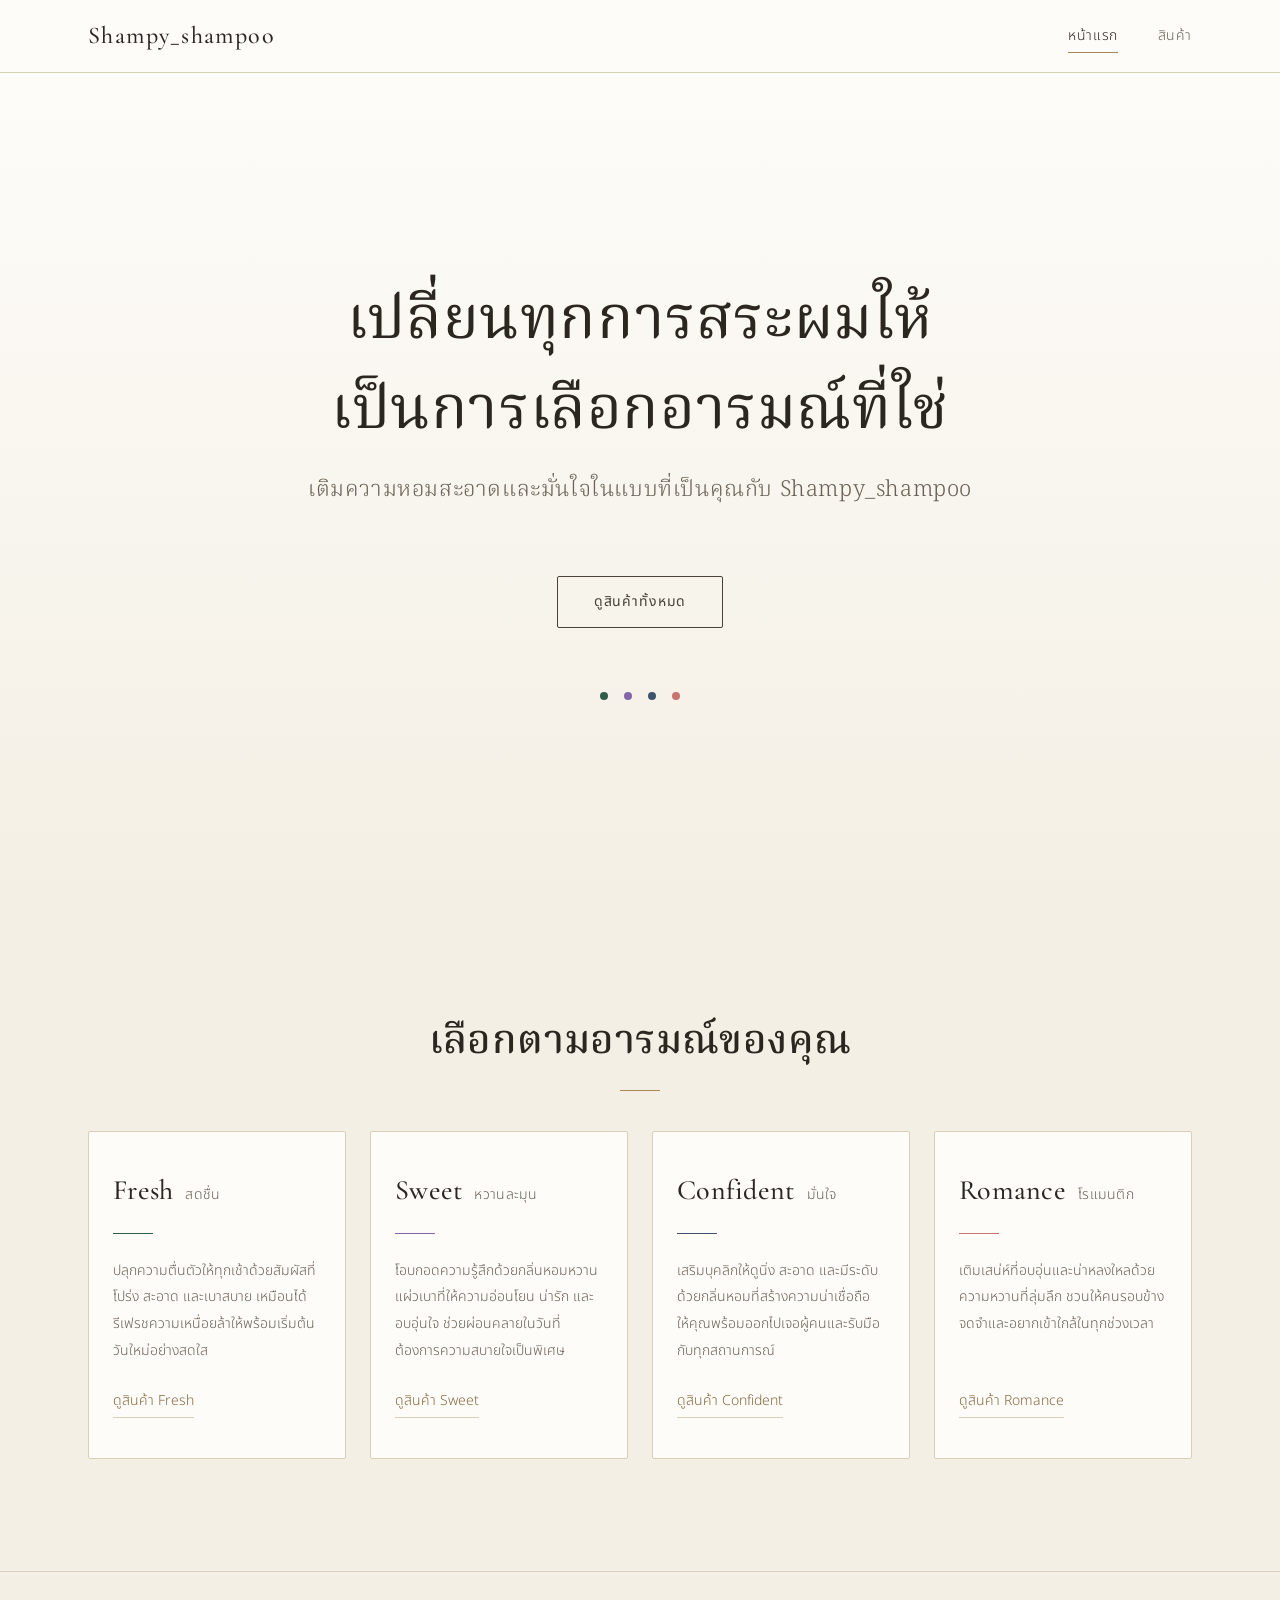
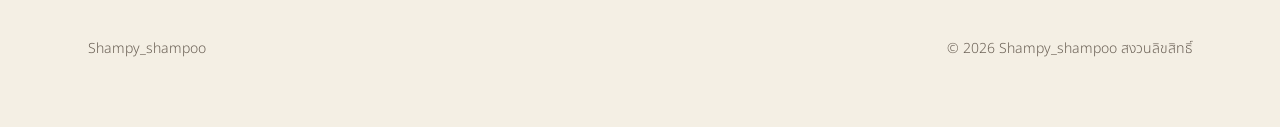
<file: index.html>
<!DOCTYPE html>
<html lang="th">
<head>
  <meta charset="UTF-8">
  <meta name="viewport" content="width=device-width, initial-scale=1">
  <title>Shampy_shampoo</title>
  <meta name="description" content="เปลี่ยนทุกการสระผมให้เป็นการเลือกอารมณ์ที่ใช่ เติมความหอมสะอาดและมั่นใจในแบบที่เป็นคุณกับ Shampy_shampoo">
  <link rel="stylesheet" href="style.css">
  <style>
    /* เฉพาะหน้าแรก */
    .hero--full {
      min-height: calc(100vh - 4.5rem);
      min-height: calc(100svh - 4.5rem);
      display: flex;
      align-items: center;
      justify-content: center;
      text-align: center;
    }

    .hero__content {
      max-width: 52rem;
      margin-inline: auto;
    }

    .hero__title {
      margin-bottom: var(--space-5);
      font-size: clamp(2rem, 1.2rem + 3.4vw, 3.75rem);
      font-weight: 400;
      line-height: 1.5;
    }

    .hero__line {
      display: block;
      text-wrap: balance;
    }

    .hero__line + .hero__line {
      margin-top: var(--space-2);
      font-family: var(--font-serif-th);
      font-size: clamp(1.0625rem, 0.9rem + 0.7vw, 1.375rem);
      font-weight: 300;
      line-height: 1.9;
      color: var(--color-ink-soft);
    }

    .hero__dots {
      display: flex;
      justify-content: center;
      gap: var(--space-2);
      margin-top: var(--space-5);
    }

    .hero__dots .mood-dot {
      margin: 0;
    }

    .mood-grid {
      display: grid;
      grid-template-columns: repeat(auto-fit, minmax(15rem, 1fr));
      gap: var(--space-3);
    }

    .mood-card {
      display: flex;
      flex-direction: column;
      padding: var(--space-4) var(--space-3);
      background: var(--color-white);
      border: 1px solid var(--color-line);
      border-radius: var(--radius);
      transition: border-color var(--transition);
    }

    .mood-card:hover {
      border-color: var(--color-beige-deep);
    }

    .mood-card .title-mark {
      margin-bottom: var(--space-3);
    }

    .mood-card__th {
      margin-left: 0.75rem;
      font-family: var(--font-body);
      font-size: var(--text-sm);
      font-weight: 300;
      color: var(--color-ink-soft);
    }

    .mood-card__desc {
      flex: 1;
      margin-bottom: var(--space-3);
      font-size: var(--text-sm);
      line-height: 1.9;
      color: var(--color-ink-soft);
    }

    .mood-card__cue {
      align-self: flex-start;
      padding-bottom: 0.15rem;
      border-bottom: 1px solid var(--color-line);
      font-size: var(--text-sm);
      color: var(--color-accent-deep);
      transition: border-color var(--transition);
    }

    .mood-card:hover .mood-card__cue {
      border-bottom-color: var(--color-accent);
    }

    @media (max-width: 600px) {
      .hero--full {
        min-height: calc(100vh - 3.75rem);
        min-height: calc(100svh - 3.75rem);
      }
    }
  </style>
</head>
<body>

  <header class="site-header">
    <div class="container site-header__inner">
      <a class="brand" href="index.html">Shampy_shampoo</a>
      <nav class="nav" aria-label="เมนูหลัก">
        <a href="index.html" aria-current="page">หน้าแรก</a>
        <a href="product.html">สินค้า</a>
      </nav>
    </div>
  </header>

  <main>
    <section class="hero hero--full">
      <div class="container hero__content">
        <h1 class="hero__title">
          <span class="hero__line">เปลี่ยนทุกการสระผมให้เป็นการเลือกอารมณ์ที่ใช่</span>
          <span class="hero__line">เติมความหอมสะอาดและมั่นใจในแบบที่เป็นคุณกับ Shampy_shampoo</span>
        </h1>
        <a class="btn" href="product.html">ดูสินค้าทั้งหมด</a>
        <div class="hero__dots" aria-hidden="true">
          <span class="mood-dot" data-mood="fresh"></span>
          <span class="mood-dot" data-mood="sweet"></span>
          <span class="mood-dot" data-mood="confident"></span>
          <span class="mood-dot" data-mood="romance"></span>
        </div>
      </div>
    </section>

    <section class="section section-cream" id="moods">
      <div class="container">
        <h2 class="title-mark text-center">เลือกตามอารมณ์ของคุณ</h2>

        <div class="mood-grid">
          <a class="mood-card" href="product.html?mood=fresh" data-mood="fresh">
            <h3 class="title-mark">Fresh<span class="mood-card__th">สดชื่น</span></h3>
            <p class="mood-card__desc">ปลุกความตื่นตัวให้ทุกเช้าด้วยสัมผัสที่โปร่ง สะอาด และเบาสบาย เหมือนได้รีเฟรชความเหนื่อยล้าให้พร้อมเริ่มต้นวันใหม่อย่างสดใส</p>
            <span class="mood-card__cue">ดูสินค้า Fresh</span>
          </a>

          <a class="mood-card" href="product.html?mood=sweet" data-mood="sweet">
            <h3 class="title-mark">Sweet<span class="mood-card__th">หวานละมุน</span></h3>
            <p class="mood-card__desc">โอบกอดความรู้สึกด้วยกลิ่นหอมหวานแผ่วเบาที่ให้ความอ่อนโยน น่ารัก และอบอุ่นใจ ช่วยผ่อนคลายในวันที่ต้องการความสบายใจเป็นพิเศษ</p>
            <span class="mood-card__cue">ดูสินค้า Sweet</span>
          </a>

          <a class="mood-card" href="product.html?mood=confident" data-mood="confident">
            <h3 class="title-mark">Confident<span class="mood-card__th">มั่นใจ</span></h3>
            <p class="mood-card__desc">เสริมบุคลิกให้ดูนิ่ง สะอาด และมีระดับ ด้วยกลิ่นหอมที่สร้างความน่าเชื่อถือ ให้คุณพร้อมออกไปเจอผู้คนและรับมือกับทุกสถานการณ์</p>
            <span class="mood-card__cue">ดูสินค้า Confident</span>
          </a>

          <a class="mood-card" href="product.html?mood=romance" data-mood="romance">
            <h3 class="title-mark">Romance<span class="mood-card__th">โรแมนติก</span></h3>
            <p class="mood-card__desc">เติมเสน่ห์ที่อบอุ่นและน่าหลงใหลด้วยความหวานที่ลุ่มลึก ชวนให้คนรอบข้างจดจำและอยากเข้าใกล้ในทุกช่วงเวลา</p>
            <span class="mood-card__cue">ดูสินค้า Romance</span>
          </a>
        </div>
      </div>
    </section>
  </main>

  <footer class="site-footer">
    <div class="container site-footer__inner">
      <span>Shampy_shampoo</span>
      <span>© 2026 Shampy_shampoo สงวนลิขสิทธิ์</span>
    </div>
  </footer>

  <script src="script.js"></script>
</body>
</html>
</file>
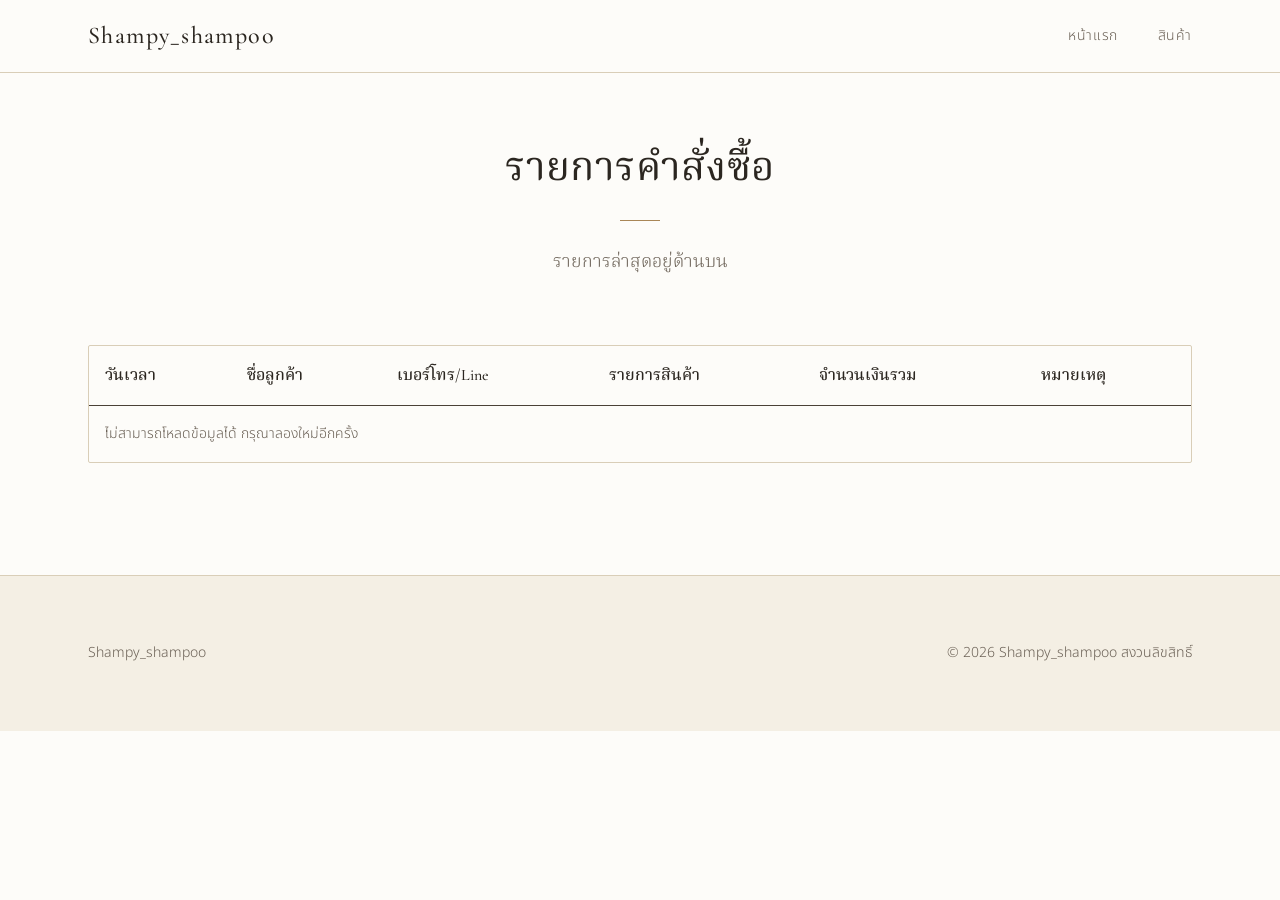
<file: admin.html>
<!DOCTYPE html>
<html lang="th">
<head>
  <meta charset="UTF-8">
  <meta name="viewport" content="width=device-width, initial-scale=1">
  <title>รายการคำสั่งซื้อ | Shampy_shampoo</title>
  <meta name="robots" content="noindex, nofollow">
  <link rel="stylesheet" href="style.css">
  <style>
    /* เฉพาะหน้าแอดมิน */
    .admin-section {
      padding-top: var(--space-5);
    }

    .page-title {
      margin-bottom: var(--space-3);
      font-size: var(--text-2xl);
      line-height: 1.5;
    }

    .page-lead {
      margin-bottom: var(--space-5);
    }

    .table-wrap {
      overflow-x: auto;
      background: var(--color-white);
      border: 1px solid var(--color-line);
      border-radius: var(--radius);
    }

    #ordersTable {
      width: 100%;
      min-width: 48rem;
      border-collapse: collapse;
      font-size: var(--text-sm);
    }

    #ordersTable th,
    #ordersTable td {
      padding: var(--space-2);
      text-align: left;
      vertical-align: top;
      line-height: 1.7;
      border-bottom: 1px solid var(--color-line);
    }

    #ordersTable th {
      font-family: var(--font-display);
      font-size: var(--text-base);
      font-weight: 500;
      white-space: nowrap;
      color: var(--color-ink);
      border-bottom-color: var(--color-line-strong);
    }

    #ordersTable td {
      color: var(--color-ink-soft);
    }

    #ordersTable td:first-child {
      white-space: nowrap;
    }

    #ordersTable tbody tr:last-child td {
      border-bottom: 0;
    }
  </style>
</head>
<body>

  <header class="site-header">
    <div class="container site-header__inner">
      <a class="brand" href="index.html">Shampy_shampoo</a>
      <nav class="nav" aria-label="เมนูหลัก">
        <a href="index.html">หน้าแรก</a>
        <a href="product.html">สินค้า</a>
      </nav>
    </div>
  </header>

  <main>
    <section class="section admin-section">
      <div class="container">
        <div class="text-center">
          <h1 class="page-title title-mark text-center">รายการคำสั่งซื้อ</h1>
          <p class="lead page-lead">รายการล่าสุดอยู่ด้านบน</p>
        </div>

        <div class="table-wrap">
          <table id="ordersTable">
            <thead>
              <tr>
                <th scope="col">วันเวลา</th>
                <th scope="col">ชื่อลูกค้า</th>
                <th scope="col">เบอร์โทร/Line</th>
                <th scope="col">รายการสินค้า</th>
                <th scope="col">จำนวนเงินรวม</th>
                <th scope="col">หมายเหตุ</th>
              </tr>
            </thead>
            <tbody></tbody>
          </table>
        </div>
      </div>
    </section>
  </main>

  <footer class="site-footer">
    <div class="container site-footer__inner">
      <span>Shampy_shampoo</span>
      <span>© 2026 Shampy_shampoo สงวนลิขสิทธิ์</span>
    </div>
  </footer>

  <script src="script.js"></script>
</body>
</html>
</file>
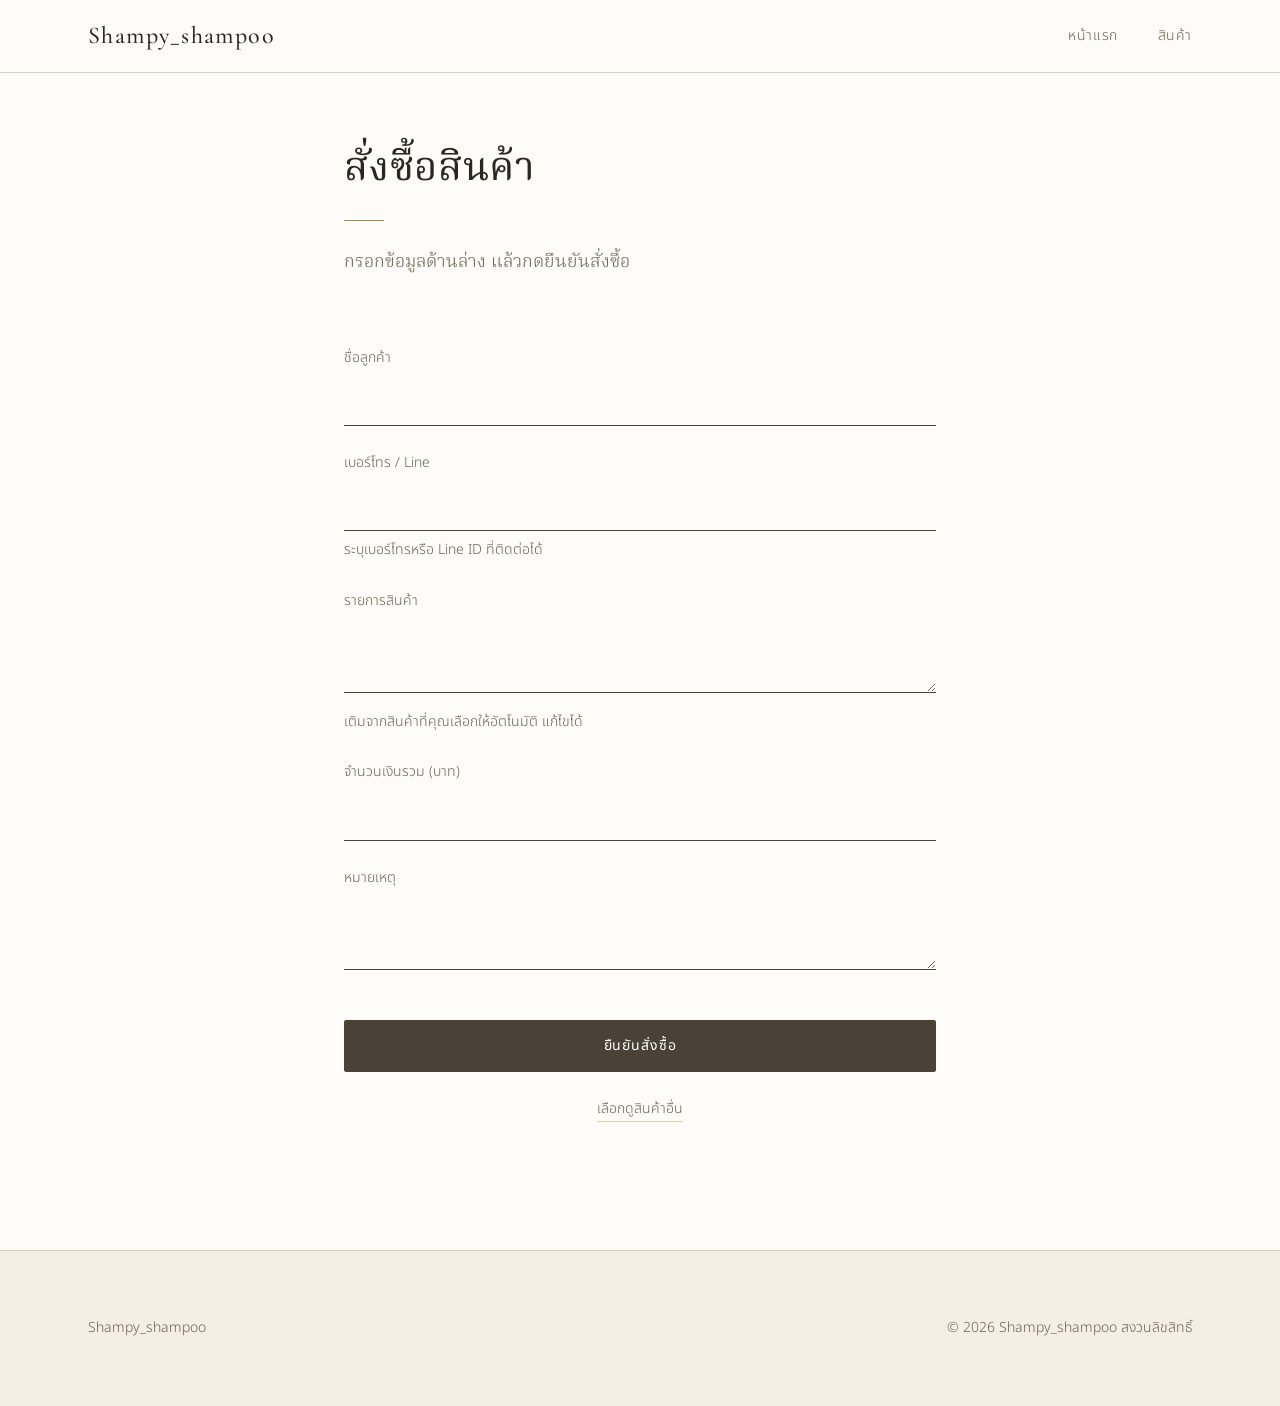
<file: order.html>
<!DOCTYPE html>
<html lang="th">
<head>
  <meta charset="UTF-8">
  <meta name="viewport" content="width=device-width, initial-scale=1">
  <title>สั่งซื้อสินค้า | Shampy_shampoo</title>
  <link rel="stylesheet" href="style.css">
  <style>
    /* เฉพาะหน้าสั่งซื้อ */
    .order-section {
      padding-top: var(--space-5);
    }

    .page-title {
      margin-bottom: var(--space-3);
      font-size: var(--text-2xl);
      line-height: 1.5;
    }

    .page-lead {
      margin-bottom: var(--space-5);
    }

    .form-field.field-compact textarea {
      min-height: 4.5rem;
    }

    .form-actions {
      margin-top: var(--space-4);
    }

    .form-back {
      margin-top: var(--space-3);
      font-size: var(--text-sm);
      text-align: center;
      color: var(--color-ink-soft);
    }

    .form-back a {
      padding-bottom: 0.15rem;
      border-bottom: 1px solid var(--color-line);
      transition: border-color var(--transition);
    }

    .form-back a:hover {
      border-bottom-color: var(--color-accent);
    }
  </style>
</head>
<body>

  <header class="site-header">
    <div class="container site-header__inner">
      <a class="brand" href="index.html">Shampy_shampoo</a>
      <nav class="nav" aria-label="เมนูหลัก">
        <a href="index.html">หน้าแรก</a>
        <a href="product.html">สินค้า</a>
      </nav>
    </div>
  </header>

  <main>
    <section class="section order-section">
      <div class="container container-narrow">
        <h1 class="page-title title-mark">สั่งซื้อสินค้า</h1>
        <p class="lead page-lead">กรอกข้อมูลด้านล่าง แล้วกดยืนยันสั่งซื้อ</p>

        <form id="orderForm">
          <div class="form-field">
            <label for="customerName">ชื่อลูกค้า</label>
            <input type="text" id="customerName" name="customerName" autocomplete="name" required>
          </div>

          <div class="form-field">
            <label for="contact">เบอร์โทร / Line</label>
            <input type="text" id="contact" name="contact" autocomplete="off" required>
            <p class="form-hint">ระบุเบอร์โทรหรือ Line ID ที่ติดต่อได้</p>
          </div>

          <div class="form-field field-compact">
            <label for="items">รายการสินค้า</label>
            <textarea id="items" name="items" rows="2" required></textarea>
            <p class="form-hint">เติมจากสินค้าที่คุณเลือกให้อัตโนมัติ แก้ไขได้</p>
          </div>

          <div class="form-field">
            <label for="total">จำนวนเงินรวม (บาท)</label>
            <input type="number" id="total" name="total" inputmode="numeric" min="0" step="any" required>
          </div>

          <div class="form-field field-compact">
            <label for="note">หมายเหตุ</label>
            <textarea id="note" name="note" rows="2"></textarea>
          </div>

          <div class="form-actions">
            <button type="submit" class="btn btn-solid btn-block">ยืนยันสั่งซื้อ</button>
          </div>

          <p class="form-back"><a href="product.html">เลือกดูสินค้าอื่น</a></p>
        </form>
      </div>
    </section>
  </main>

  <footer class="site-footer">
    <div class="container site-footer__inner">
      <span>Shampy_shampoo</span>
      <span>© 2026 Shampy_shampoo สงวนลิขสิทธิ์</span>
    </div>
  </footer>

  <script src="script.js"></script>
</body>
</html>
</file>
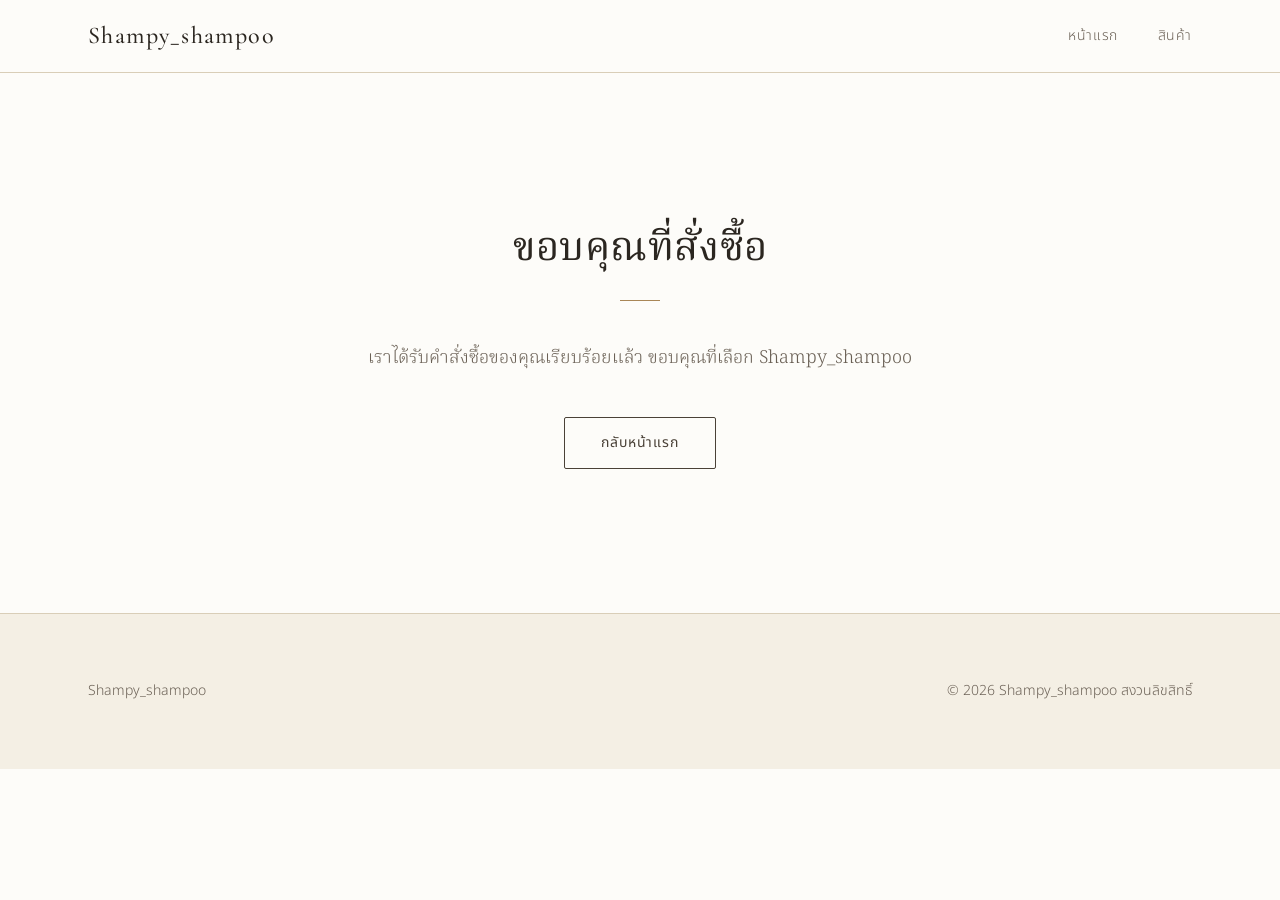
<file: thankyou.html>
<!DOCTYPE html>
<html lang="th">
<head>
  <meta charset="UTF-8">
  <meta name="viewport" content="width=device-width, initial-scale=1">
  <title>ขอบคุณที่สั่งซื้อ | Shampy_shampoo</title>
  <meta name="robots" content="noindex">
  <link rel="stylesheet" href="style.css">
  <style>
    /* เฉพาะหน้าขอบคุณ */
    .thanks {
      display: flex;
      align-items: center;
      min-height: 60vh;
      text-align: center;
    }

    .thanks h1 {
      font-size: var(--text-2xl);
      line-height: 1.5;
    }

    .thanks .lead {
      margin-bottom: var(--space-4);
    }
  </style>
</head>
<body>

  <header class="site-header">
    <div class="container site-header__inner">
      <a class="brand" href="index.html">Shampy_shampoo</a>
      <nav class="nav" aria-label="เมนูหลัก">
        <a href="index.html">หน้าแรก</a>
        <a href="product.html">สินค้า</a>
      </nav>
    </div>
  </header>

  <main>
    <section class="section thanks">
      <div class="container container-narrow">
        <h1 class="title-mark text-center">ขอบคุณที่สั่งซื้อ</h1>
        <p class="lead">เราได้รับคำสั่งซื้อของคุณเรียบร้อยแล้ว ขอบคุณที่เลือก Shampy_shampoo</p>
        <a class="btn" href="index.html">กลับหน้าแรก</a>
      </div>
    </section>
  </main>

  <footer class="site-footer">
    <div class="container site-footer__inner">
      <span>Shampy_shampoo</span>
      <span>© 2026 Shampy_shampoo สงวนลิขสิทธิ์</span>
    </div>
  </footer>

  <script src="script.js"></script>
</body>
</html>
</file>
<file: style.css>
/* ==========================================================================
   Shampy_shampoo — premium minimal theme
   ใช้ร่วมกันทุกหน้า
   ========================================================================== */

@import url("https://fonts.googleapis.com/css2?family=Cormorant+Garamond:wght@400;500;600&family=Noto+Sans+Thai:wght@300;400;500&family=Noto+Serif+Thai:wght@300;400;500&display=swap");

/* --------------------------------------------------------------------------
   1. Design tokens
   -------------------------------------------------------------------------- */
:root {
  /* พื้นหลัง: ขาว → ครีม → เบจเข้ม */
  --color-white: #fdfcf9;
  --color-cream: #f4efe4;
  --color-beige: #e4d9c4;
  --color-beige-deep: #b9a88a;

  /* ตัวอักษรและเส้น */
  --color-ink: #2b2620;
  --color-ink-soft: #6a6055;
  --color-line: #d9ceb8;
  --color-line-strong: #4a4137;

  /* สีเน้น: ทอง/บรอนซ์อ่อน */
  --color-accent: #a98657;
  --color-accent-deep: #86683f;

  /* สีของแต่ละ mood (ใช้แค่จุดเล็กๆ) */
  --mood-fresh: #2f5d4a;
  --mood-sweet: #8466a8;
  --mood-confident: #3f5468;
  --mood-romance: #c9726f;
  --mood: var(--color-accent); /* ค่าเริ่มต้น เมื่อไม่ระบุ mood */

  /* ฟอนต์ */
  --font-display: "Cormorant Garamond", "Noto Serif Thai", Georgia, serif;
  --font-serif-th: "Noto Serif Thai", "Cormorant Garamond", Georgia, serif;
  --font-body: "Noto Sans Thai", "Helvetica Neue", Arial, sans-serif;

  /* ขนาดตัวอักษร */
  --text-sm: 0.875rem;
  --text-base: 1rem;
  --text-lg: 1.125rem;
  --text-xl: clamp(1.375rem, 1.2rem + 0.8vw, 1.75rem);
  --text-2xl: clamp(1.75rem, 1.4rem + 1.6vw, 2.5rem);
  --text-3xl: clamp(2.25rem, 1.6rem + 3vw, 4rem);

  /* ระยะห่าง */
  --space-1: 0.5rem;
  --space-2: 1rem;
  --space-3: 1.5rem;
  --space-4: 2.5rem;
  --space-5: 4rem;
  --space-6: clamp(4rem, 3rem + 5vw, 8rem);

  --container: 72rem;
  --container-narrow: 40rem;
  --radius: 2px;
  --transition: 0.3s ease;
}

/* ผูกสี mood เข้ากับ element ที่ใส่ data-mood="..." */
[data-mood="fresh"]     { --mood: var(--mood-fresh); }
[data-mood="sweet"]     { --mood: var(--mood-sweet); }
[data-mood="confident"] { --mood: var(--mood-confident); }
[data-mood="romance"]   { --mood: var(--mood-romance); }

/* --------------------------------------------------------------------------
   2. Reset & base
   -------------------------------------------------------------------------- */
*,
*::before,
*::after {
  box-sizing: border-box;
}

html {
  -webkit-text-size-adjust: 100%;
  scroll-behavior: smooth;
}

body {
  margin: 0;
  background: var(--color-white);
  color: var(--color-ink);
  font-family: var(--font-body);
  font-size: var(--text-base);
  font-weight: 300;
  line-height: 1.9;
  -webkit-font-smoothing: antialiased;
}

img {
  display: block;
  max-width: 100%;
  height: auto;
}

a {
  color: inherit;
  text-decoration: none;
}

p {
  margin: 0 0 var(--space-2);
}

ul,
ol {
  margin: 0;
  padding: 0;
  list-style: none;
}

:focus-visible {
  outline: 1px solid var(--color-accent-deep);
  outline-offset: 4px;
}

::selection {
  background: var(--color-beige);
  color: var(--color-ink);
}

/* --------------------------------------------------------------------------
   3. Typography
   -------------------------------------------------------------------------- */
h1,
h2,
h3,
h4 {
  margin: 0 0 var(--space-2);
  font-family: var(--font-display);
  font-weight: 500;
  line-height: 1.35;
  letter-spacing: 0.01em;
  color: var(--color-ink);
}

h1 { font-size: var(--text-3xl); line-height: 1.2; font-weight: 400; }
h2 { font-size: var(--text-2xl); }
h3 { font-size: var(--text-xl); }
h4 { font-size: var(--text-lg); }

.lead {
  font-family: var(--font-serif-th);
  font-size: var(--text-lg);
  font-weight: 300;
  line-height: 2;
  color: var(--color-ink-soft);
}

.text-muted {
  color: var(--color-ink-soft);
}

.text-center {
  text-align: center;
}

/* หัวข้อพร้อมเส้นสั้นสีของ mood ใต้ข้อความ */
.title-mark {
  position: relative;
  padding-bottom: var(--space-3);
  margin-bottom: var(--space-4);
}

.title-mark::after {
  content: "";
  position: absolute;
  left: 0;
  bottom: 0;
  width: 2.5rem;
  height: 1px;
  background: var(--mood);
}

.text-center.title-mark::after,
.text-center .title-mark::after {
  left: 50%;
  transform: translateX(-50%);
}

/* --------------------------------------------------------------------------
   4. Layout
   -------------------------------------------------------------------------- */
.container {
  width: 100%;
  max-width: var(--container);
  margin-inline: auto;
  padding-inline: var(--space-3);
}

.container-narrow {
  max-width: var(--container-narrow);
}

.section {
  padding-block: var(--space-6);
}

.section-cream {
  background: var(--color-cream);
}

.section-beige {
  background: var(--color-beige);
}

.divider {
  height: 1px;
  border: 0;
  background: var(--color-line);
  margin-block: var(--space-5);
}

/* --------------------------------------------------------------------------
   5. Header & navigation
   -------------------------------------------------------------------------- */
.site-header {
  position: sticky;
  top: 0;
  z-index: 50;
  background: rgba(253, 252, 249, 0.92);
  backdrop-filter: blur(6px);
  border-bottom: 1px solid var(--color-line);
}

.site-header__inner {
  display: flex;
  align-items: center;
  justify-content: space-between;
  gap: var(--space-3);
  min-height: 4.5rem;
}

.brand {
  font-family: var(--font-display);
  font-size: 1.5rem;
  font-weight: 500;
  letter-spacing: 0.06em;
}

.nav {
  display: flex;
  align-items: center;
  gap: var(--space-4);
}

.nav a {
  position: relative;
  padding-block: 0.25rem;
  font-size: var(--text-sm);
  letter-spacing: 0.04em;
  color: var(--color-ink-soft);
  transition: color var(--transition);
}

.nav a::after {
  content: "";
  position: absolute;
  left: 0;
  right: 0;
  bottom: 0;
  height: 1px;
  background: var(--color-accent);
  transform: scaleX(0);
  transform-origin: left;
  transition: transform var(--transition);
}

.nav a:hover,
.nav a[aria-current="page"] {
  color: var(--color-ink);
}

.nav a:hover::after,
.nav a[aria-current="page"]::after {
  transform: scaleX(1);
}

/* --------------------------------------------------------------------------
   6. Buttons — เส้นบาง สีเข้มนุ่มตา
   -------------------------------------------------------------------------- */
.btn {
  display: inline-block;
  padding: 0.85rem 2.25rem;
  border: 1px solid var(--color-line-strong);
  border-radius: var(--radius);
  background: transparent;
  color: var(--color-line-strong);
  font-family: var(--font-body);
  font-size: var(--text-sm);
  font-weight: 400;
  letter-spacing: 0.06em;
  line-height: 1.6;
  text-align: center;
  cursor: pointer;
  transition: background var(--transition), color var(--transition),
    border-color var(--transition);
}

.btn:hover {
  background: var(--color-line-strong);
  color: var(--color-white);
}

.btn-solid {
  background: var(--color-line-strong);
  color: var(--color-white);
}

.btn-solid:hover {
  background: var(--color-accent-deep);
  border-color: var(--color-accent-deep);
}

.btn-block {
  display: block;
  width: 100%;
}

.btn[disabled],
.btn[aria-disabled="true"] {
  opacity: 0.4;
  cursor: not-allowed;
  pointer-events: none;
}

/* --------------------------------------------------------------------------
   7. Hero
   -------------------------------------------------------------------------- */
.hero {
  padding-block: var(--space-6);
  background: linear-gradient(180deg, var(--color-white) 0%, var(--color-cream) 100%);
}

.hero__inner {
  display: grid;
  grid-template-columns: 1.1fr 0.9fr;
  align-items: center;
  gap: var(--space-5);
}

.hero__text > * + * {
  margin-top: var(--space-3);
}

.hero__media img {
  width: 100%;
  border: 1px solid var(--color-line);
}

/* --------------------------------------------------------------------------
   8. Mood marker — จุดเล็กๆ บอกสีของ mood
   -------------------------------------------------------------------------- */
.mood-dot {
  display: inline-block;
  width: 0.5rem;
  height: 0.5rem;
  margin-right: 0.6rem;
  border-radius: 50%;
  background: var(--mood);
  vertical-align: middle;
}

.mood-label {
  display: inline-flex;
  align-items: center;
  font-size: var(--text-sm);
  letter-spacing: 0.04em;
  color: var(--color-ink-soft);
}

/* --------------------------------------------------------------------------
   9. Mood filter (แท็บเลือก mood)
   -------------------------------------------------------------------------- */
.filter {
  display: flex;
  flex-wrap: wrap;
  justify-content: center;
  gap: var(--space-1) var(--space-4);
  margin-bottom: var(--space-5);
}

.filter__btn {
  display: inline-flex;
  align-items: center;
  padding: 0.4rem 0;
  border: 0;
  border-bottom: 1px solid transparent;
  background: none;
  color: var(--color-ink-soft);
  font-family: var(--font-body);
  font-size: var(--text-sm);
  letter-spacing: 0.04em;
  cursor: pointer;
  transition: color var(--transition), border-color var(--transition);
}

.filter__btn:hover,
.filter__btn[aria-pressed="true"],
.filter__btn.is-active {
  color: var(--color-ink);
  border-bottom-color: var(--color-accent);
}

/* --------------------------------------------------------------------------
   10. Product cards — พื้นการ์ดเรียบ ไม่ทาสีเต็มใบ
   -------------------------------------------------------------------------- */
.product-grid {
  display: grid;
  grid-template-columns: repeat(auto-fill, minmax(16rem, 1fr));
  gap: var(--space-4) var(--space-3);
}

.product-card {
  display: flex;
  flex-direction: column;
  background: var(--color-white);
  border: 1px solid var(--color-line);
  border-radius: var(--radius);
  transition: border-color var(--transition);
}

.product-card:hover {
  border-color: var(--color-beige-deep);
}

.product-card__media {
  aspect-ratio: 4 / 5;
  overflow: hidden;
  background: var(--color-cream);
  border-bottom: 1px solid var(--color-line);
}

.product-card__media img {
  width: 100%;
  height: 100%;
  object-fit: cover;
}

.product-card__body {
  display: flex;
  flex: 1;
  flex-direction: column;
  padding: var(--space-3);
}

.product-card__title {
  margin-bottom: var(--space-1);
  font-size: var(--text-lg);
  line-height: 1.5;
}

.product-card__meta {
  margin-bottom: var(--space-2);
  font-size: var(--text-sm);
  color: var(--color-ink-soft);
}

.product-card__desc {
  flex: 1;
  margin-bottom: var(--space-3);
  font-size: var(--text-sm);
  color: var(--color-ink-soft);
  line-height: 1.85;
}

.product-card__footer {
  display: flex;
  align-items: center;
  justify-content: space-between;
  gap: var(--space-2);
  padding-top: var(--space-2);
  border-top: 1px solid var(--color-line);
}

.price {
  font-family: var(--font-display);
  font-size: var(--text-xl);
  font-weight: 500;
  color: var(--color-accent-deep);
}

.price small {
  font-family: var(--font-body);
  font-size: var(--text-sm);
  font-weight: 300;
  color: var(--color-ink-soft);
  margin-left: 0.25rem;
}

/* --------------------------------------------------------------------------
   11. Forms (ฟอร์มสั่งซื้อ)
   -------------------------------------------------------------------------- */
.form-field {
  margin-bottom: var(--space-3);
}

.form-field label {
  display: block;
  margin-bottom: 0.35rem;
  font-size: var(--text-sm);
  color: var(--color-ink-soft);
}

.form-field input,
.form-field select,
.form-field textarea {
  width: 100%;
  padding: 0.75rem 0;
  border: 0;
  border-bottom: 1px solid var(--color-line-strong);
  border-radius: 0;
  background: transparent;
  color: var(--color-ink);
  font-family: var(--font-body);
  font-size: var(--text-base);
  font-weight: 300;
  transition: border-color var(--transition);
}

.form-field textarea {
  min-height: 6rem;
  resize: vertical;
}

.form-field input:focus,
.form-field select:focus,
.form-field textarea:focus {
  outline: none;
  border-bottom-color: var(--color-accent);
}

.form-hint {
  margin-top: 0.35rem;
  font-size: var(--text-sm);
  color: var(--color-ink-soft);
}

/* --------------------------------------------------------------------------
   12. Cart / order summary
   -------------------------------------------------------------------------- */
.order-list > li {
  display: flex;
  justify-content: space-between;
  gap: var(--space-2);
  padding-block: var(--space-2);
  border-bottom: 1px solid var(--color-line);
}

.order-total {
  display: flex;
  justify-content: space-between;
  align-items: baseline;
  padding-top: var(--space-3);
  font-family: var(--font-display);
  font-size: var(--text-xl);
}

/* --------------------------------------------------------------------------
   13. Footer
   -------------------------------------------------------------------------- */
.site-footer {
  padding-block: var(--space-5);
  border-top: 1px solid var(--color-line);
  background: var(--color-cream);
  font-size: var(--text-sm);
  color: var(--color-ink-soft);
}

.site-footer__inner {
  display: flex;
  flex-wrap: wrap;
  justify-content: space-between;
  gap: var(--space-3);
}

/* --------------------------------------------------------------------------
   14. Responsive
   -------------------------------------------------------------------------- */
@media (max-width: 860px) {
  .hero__inner {
    grid-template-columns: 1fr;
    gap: var(--space-4);
  }

  .hero__media {
    order: -1;
  }
}

@media (max-width: 600px) {
  :root {
    --space-5: 3rem;
  }

  body {
    line-height: 1.85;
  }

  .container {
    padding-inline: var(--space-2);
  }

  .site-header__inner {
    min-height: 3.75rem;
  }

  .nav {
    gap: var(--space-3);
  }

  .product-grid {
    grid-template-columns: 1fr 1fr;
    gap: var(--space-3) var(--space-2);
  }

  .product-card__body {
    padding: var(--space-2);
  }

  .product-card__footer {
    flex-direction: column;
    align-items: stretch;
  }

  .product-card__footer .btn {
    padding-inline: 1rem;
  }

  .btn-mobile-block {
    display: block;
    width: 100%;
  }
}

@media (max-width: 380px) {
  .product-grid {
    grid-template-columns: 1fr;
  }
}

/* --------------------------------------------------------------------------
   15. Reduced motion
   -------------------------------------------------------------------------- */
@media (prefers-reduced-motion: reduce) {
  html {
    scroll-behavior: auto;
  }

  *,
  *::before,
  *::after {
    transition-duration: 0.01ms !important;
    animation-duration: 0.01ms !important;
  }
}
</file>
